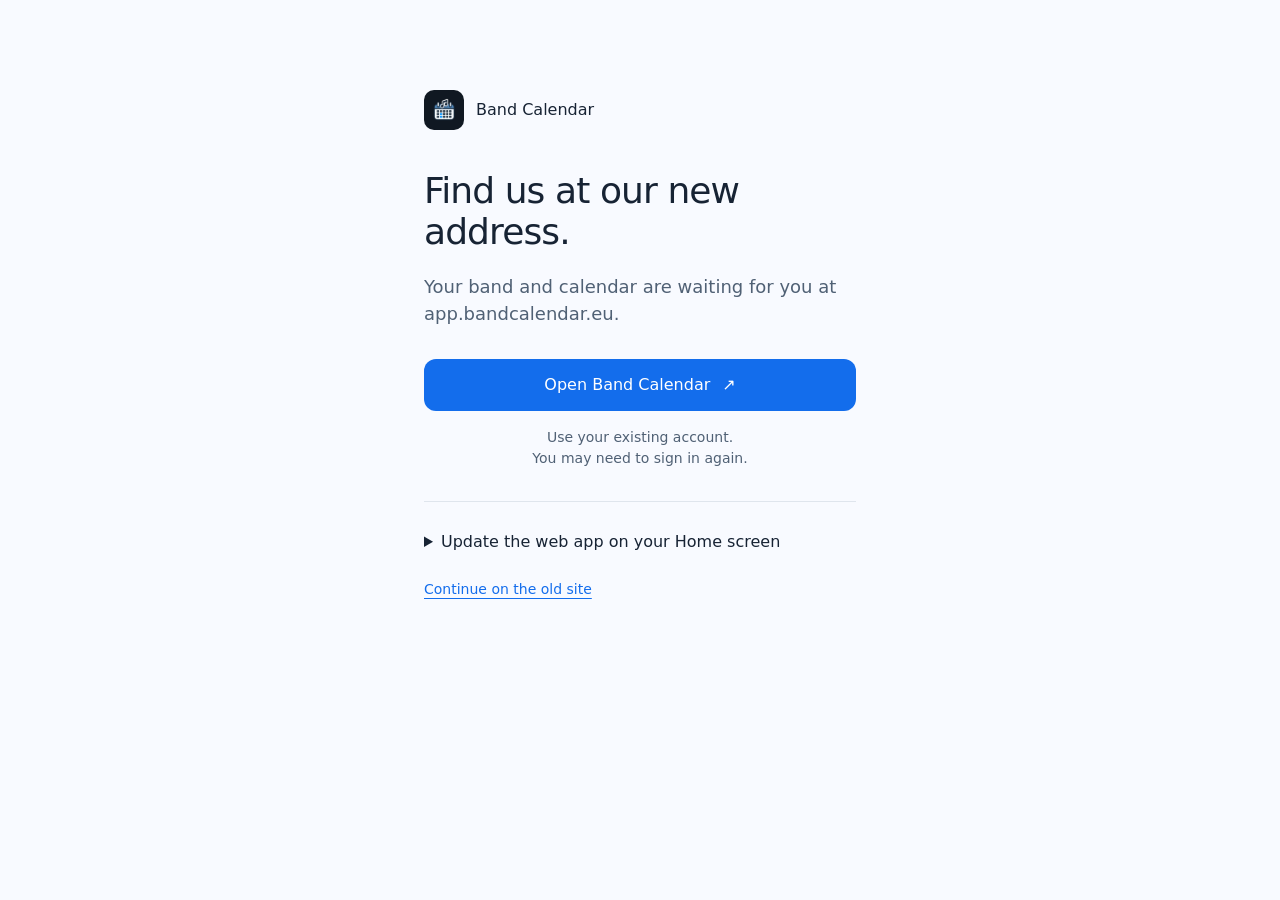
<file: index.html>
<!DOCTYPE html>
<html lang="it">
<head>
  <meta charset="utf-8">
  <meta name="viewport" content="width=device-width, initial-scale=1">
  <meta name="referrer" content="no-referrer">
  <meta name="theme-color" content="#101822">
  <meta name="robots" content="noindex">
  <title>Band Calendar — Nuovo indirizzo</title>
  <link rel="icon" href="favicon.png">
  <link rel="apple-touch-icon" href="icons/band-calendar-pwa-night-192.png">
  <link rel="manifest" href="manifest.json">
  <link rel="stylesheet" href="transfer.css">
  <script src="transfer.js" defer></script>
</head>
<body>
  <main>
    <header><img src="icons/band-calendar-pwa-night-192.png" alt="" width="40" height="40"><span>Band Calendar</span></header>
    <h1 data-copy="title">Ci trovi al nuovo indirizzo.</h1>
    <p class="lead" data-copy="intro">La tua band e il tuo calendario ti aspettano su <strong>app.bandcalendar.eu</strong>.</p>
    <a class="primary" href="https://app.bandcalendar.eu/" rel="noreferrer" data-copy="open">Apri Band Calendar <span aria-hidden="true">↗</span></a>
    <p class="account" data-copy="account">Usa il tuo account di sempre.<br>Potrebbe essere necessario accedere di nuovo.</p>
    <section class="help" aria-label="Web app">
      <details><summary data-copy="installTitle">Aggiorna la web app sulla Home</summary><p data-copy="installBody">Apri app.bandcalendar.eu nel browser e aggiungi il nuovo indirizzo alla schermata Home.</p></details>
      <a class="continue" id="continue-legacy" href="app-legacy.html" data-copy="continue">Continua dal vecchio sito</a>
    </section>
    <noscript><p>JavaScript è necessario per usare Band Calendar. I link delle email restano disponibili aprendo <a href="app-legacy.html">la versione precedente</a>.</p></noscript>
  </main>
</body>
</html>
</file>
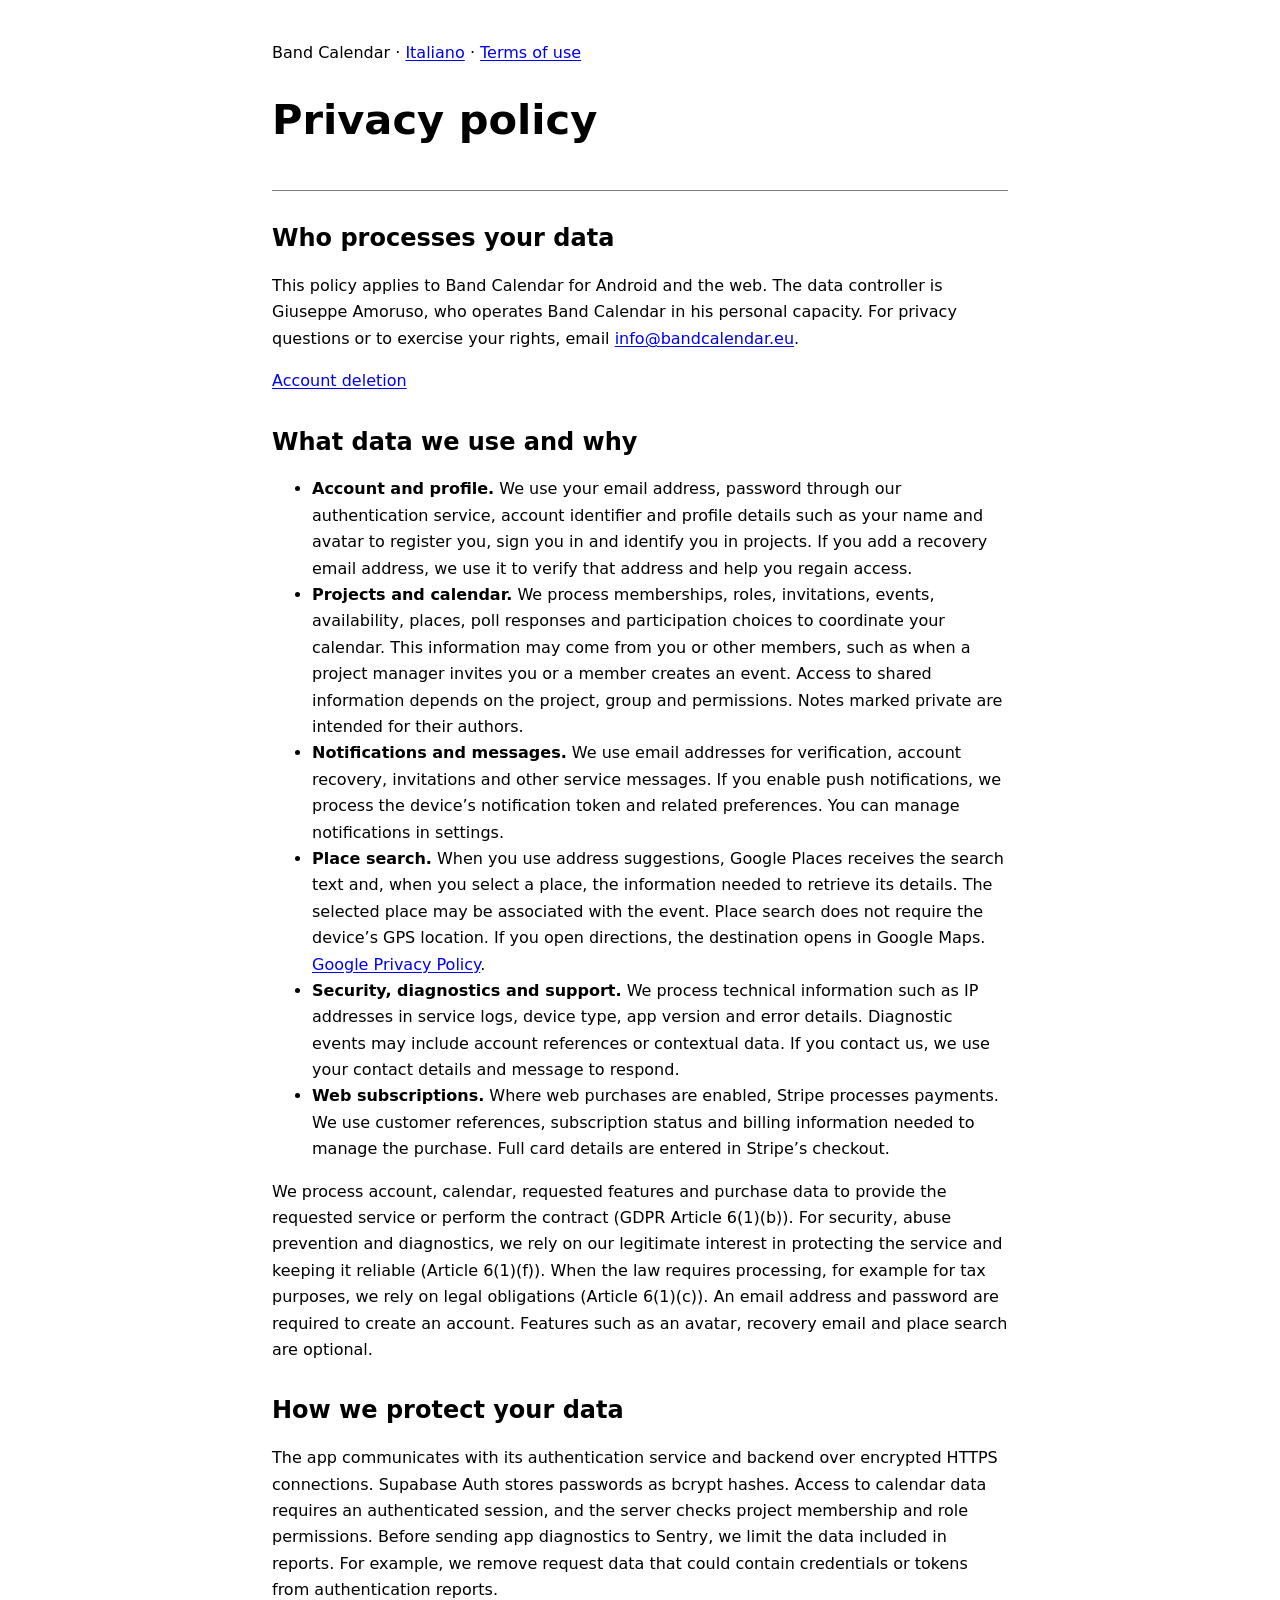
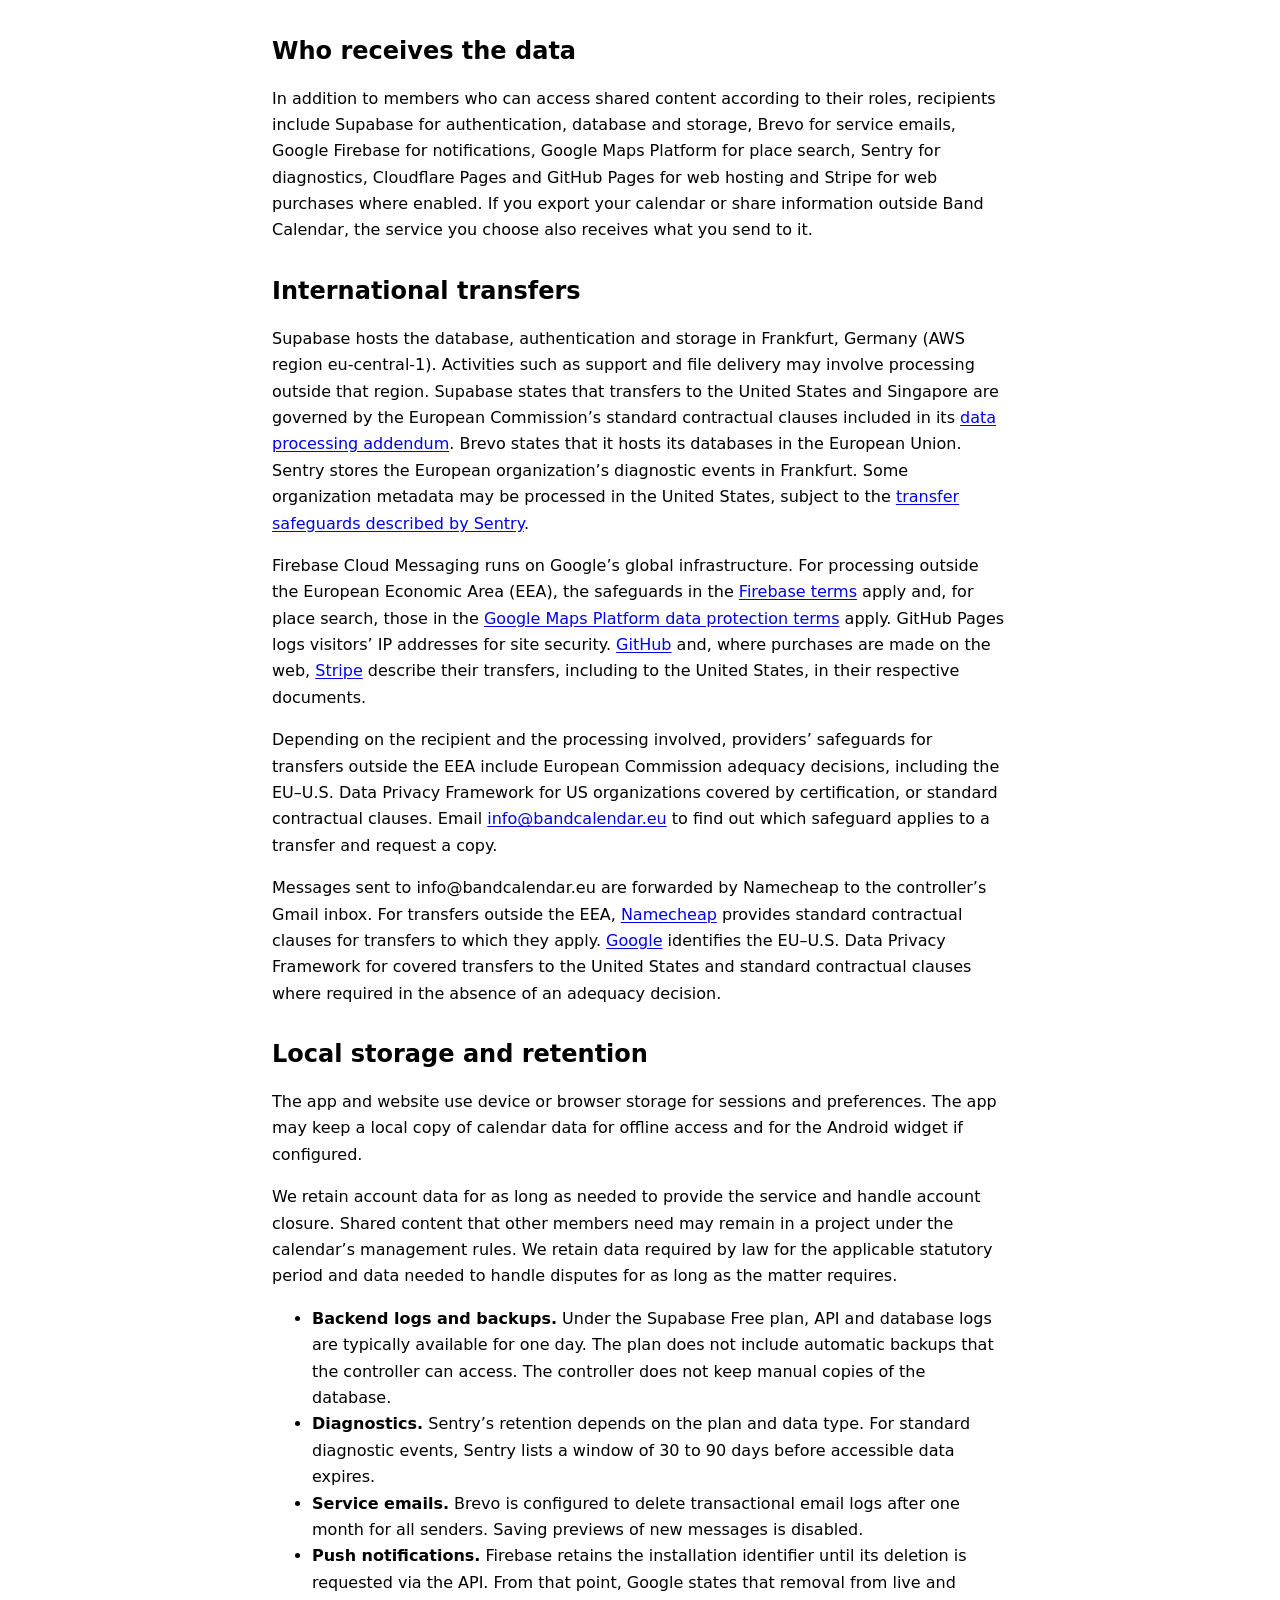
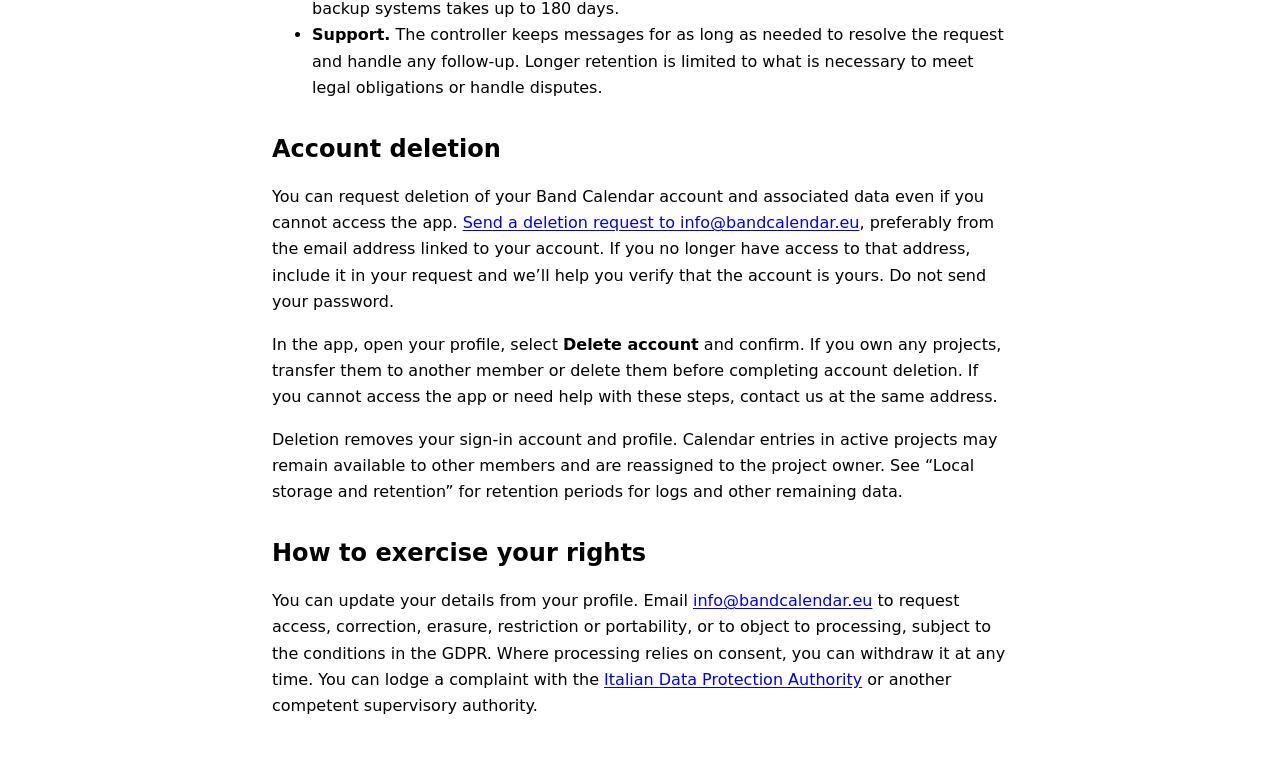
<file: legal/en/privacy.html>
<!doctype html>
<html lang="en">
<head>
  <meta charset="utf-8">
  <meta name="viewport" content="width=device-width, initial-scale=1">
  <meta name="referrer" content="no-referrer">
  <title>Privacy policy | Band Calendar</title>
  <link rel="stylesheet" href="../legal.css">
</head>
<body>
  <header>
    <p>Band Calendar · <a href="../it/privacy.html" lang="it" hreflang="it">Italiano</a> · <a href="terms.html">Terms of use</a></p>
    <h1>Privacy policy</h1>
  </header>
  <main>
    <h2>Who processes your data</h2>
    <p>This policy applies to Band Calendar for Android and the web. The data controller is Giuseppe Amoruso, who operates Band Calendar in his personal capacity. For privacy questions or to exercise your rights, email <a href="mailto:info@bandcalendar.eu">info@bandcalendar.eu</a>.</p>
    <p><a href="#account-deletion">Account deletion</a></p>

    <h2>What data we use and why</h2>
    <ul>
      <li><strong>Account and profile.</strong> We use your email address, password through our authentication service, account identifier and profile details such as your name and avatar to register you, sign you in and identify you in projects. If you add a recovery email address, we use it to verify that address and help you regain access.</li>
      <li><strong>Projects and calendar.</strong> We process memberships, roles, invitations, events, availability, places, poll responses and participation choices to coordinate your calendar. This information may come from you or other members, such as when a project manager invites you or a member creates an event. Access to shared information depends on the project, group and permissions. Notes marked private are intended for their authors.</li>
      <li><strong>Notifications and messages.</strong> We use email addresses for verification, account recovery, invitations and other service messages. If you enable push notifications, we process the device’s notification token and related preferences. You can manage notifications in settings.</li>
      <li><strong>Place search.</strong> When you use address suggestions, Google Places receives the search text and, when you select a place, the information needed to retrieve its details. The selected place may be associated with the event. Place search does not require the device’s GPS location. If you open directions, the destination opens in Google Maps. <a href="https://policies.google.com/privacy?hl=en">Google Privacy Policy</a>.</li>
      <li><strong>Security, diagnostics and support.</strong> We process technical information such as IP addresses in service logs, device type, app version and error details. Diagnostic events may include account references or contextual data. If you contact us, we use your contact details and message to respond.</li>
      <li><strong>Web subscriptions.</strong> Where web purchases are enabled, Stripe processes payments. We use customer references, subscription status and billing information needed to manage the purchase. Full card details are entered in Stripe’s checkout.</li>
    </ul>
    <p>We process account, calendar, requested features and purchase data to provide the requested service or perform the contract (GDPR Article 6(1)(b)). For security, abuse prevention and diagnostics, we rely on our legitimate interest in protecting the service and keeping it reliable (Article 6(1)(f)). When the law requires processing, for example for tax purposes, we rely on legal obligations (Article 6(1)(c)). An email address and password are required to create an account. Features such as an avatar, recovery email and place search are optional.</p>

    <h2>How we protect your data</h2>
    <p>The app communicates with its authentication service and backend over encrypted HTTPS connections. Supabase Auth stores passwords as bcrypt hashes. Access to calendar data requires an authenticated session, and the server checks project membership and role permissions. Before sending app diagnostics to Sentry, we limit the data included in reports. For example, we remove request data that could contain credentials or tokens from authentication reports.</p>

    <h2>Who receives the data</h2>
    <p>In addition to members who can access shared content according to their roles, recipients include Supabase for authentication, database and storage, Brevo for service emails, Google Firebase for notifications, Google Maps Platform for place search, Sentry for diagnostics, Cloudflare Pages and GitHub Pages for web hosting and Stripe for web purchases where enabled. If you export your calendar or share information outside Band Calendar, the service you choose also receives what you send to it.</p>
    <h2>International transfers</h2>
    <p>Supabase hosts the database, authentication and storage in Frankfurt, Germany (AWS region eu-central-1). Activities such as support and file delivery may involve processing outside that region. Supabase states that transfers to the United States and Singapore are governed by the European Commission’s standard contractual clauses included in its <a href="https://supabase.com/legal/customer-resources/data-processing-addendum">data processing addendum</a>. Brevo states that it hosts its databases in the European Union. Sentry stores the European organization’s diagnostic events in Frankfurt. Some organization metadata may be processed in the United States, subject to the <a href="https://sentry.io/trust/">transfer safeguards described by Sentry</a>.</p>
    <p>Firebase Cloud Messaging runs on Google’s global infrastructure. For processing outside the European Economic Area (EEA), the safeguards in the <a href="https://firebase.google.com/terms/data-processing-terms">Firebase terms</a> apply and, for place search, those in the <a href="https://cloud.google.com/maps-platform/terms/maps-controller-terms">Google Maps Platform data protection terms</a> apply. GitHub Pages logs visitors’ IP addresses for site security. <a href="https://docs.github.com/en/site-policy/privacy-policies/github-general-privacy-statement#international-data-transfers">GitHub</a> and, where purchases are made on the web, <a href="https://stripe.com/legal/dta">Stripe</a> describe their transfers, including to the United States, in their respective documents.</p>
    <p>Depending on the recipient and the processing involved, providers’ safeguards for transfers outside the EEA include European Commission adequacy decisions, including the EU–U.S. Data Privacy Framework for US organizations covered by certification, or standard contractual clauses. Email <a href="mailto:info@bandcalendar.eu">info@bandcalendar.eu</a> to find out which safeguard applies to a transfer and request a copy.</p>
    <p>Messages sent to info@bandcalendar.eu are forwarded by Namecheap to the controller’s Gmail inbox. For transfers outside the EEA, <a href="https://www.namecheap.com/legal/universal/data-processing-addendum/">Namecheap</a> provides standard contractual clauses for transfers to which they apply. <a href="https://policies.google.com/privacy/frameworks?hl=en">Google</a> identifies the EU–U.S. Data Privacy Framework for covered transfers to the United States and standard contractual clauses where required in the absence of an adequacy decision.</p>

    <h2>Local storage and retention</h2>
    <p>The app and website use device or browser storage for sessions and preferences. The app may keep a local copy of calendar data for offline access and for the Android widget if configured.</p>
    <p>We retain account data for as long as needed to provide the service and handle account closure. Shared content that other members need may remain in a project under the calendar’s management rules. We retain data required by law for the applicable statutory period and data needed to handle disputes for as long as the matter requires.</p>
    <ul>
      <li><strong>Backend logs and backups.</strong> Under the Supabase Free plan, API and database logs are typically available for one day. The plan does not include automatic backups that the controller can access. The controller does not keep manual copies of the database.</li>
      <li><strong>Diagnostics.</strong> Sentry’s retention depends on the plan and data type. For standard diagnostic events, Sentry lists a window of 30 to 90 days before accessible data expires.</li>
      <li><strong>Service emails.</strong> Brevo is configured to delete transactional email logs after one month for all senders. Saving previews of new messages is disabled.</li>
      <li><strong>Push notifications.</strong> Firebase retains the installation identifier until its deletion is requested via the API. From that point, Google states that removal from live and backup systems takes up to 180 days.</li>
      <li><strong>Support.</strong> The controller keeps messages for as long as needed to resolve the request and handle any follow-up. Longer retention is limited to what is necessary to meet legal obligations or handle disputes.</li>
    </ul>

    <h2 id="account-deletion">Account deletion</h2>
    <p>You can request deletion of your Band Calendar account and associated data even if you cannot access the app. <a href="mailto:info@bandcalendar.eu?subject=Band%20Calendar%20-%20Account%20deletion">Send a deletion request to info@bandcalendar.eu</a>, preferably from the email address linked to your account. If you no longer have access to that address, include it in your request and we’ll help you verify that the account is yours. Do not send your password.</p>
    <p>In the app, open your profile, select <strong>Delete account</strong> and confirm. If you own any projects, transfer them to another member or delete them before completing account deletion. If you cannot access the app or need help with these steps, contact us at the same address.</p>
    <p>Deletion removes your sign-in account and profile. Calendar entries in active projects may remain available to other members and are reassigned to the project owner. See “Local storage and retention” for retention periods for logs and other remaining data.</p>

    <h2>How to exercise your rights</h2>
    <p>You can update your details from your profile. Email <a href="mailto:info@bandcalendar.eu">info@bandcalendar.eu</a> to request access, correction, erasure, restriction or portability, or to object to processing, subject to the conditions in the GDPR. Where processing relies on consent, you can withdraw it at any time. You can lodge a complaint with the <a href="https://www.garanteprivacy.it/">Italian Data Protection Authority</a> or another competent supervisory authority.</p>
  </main>
</body>
</html>
</file>
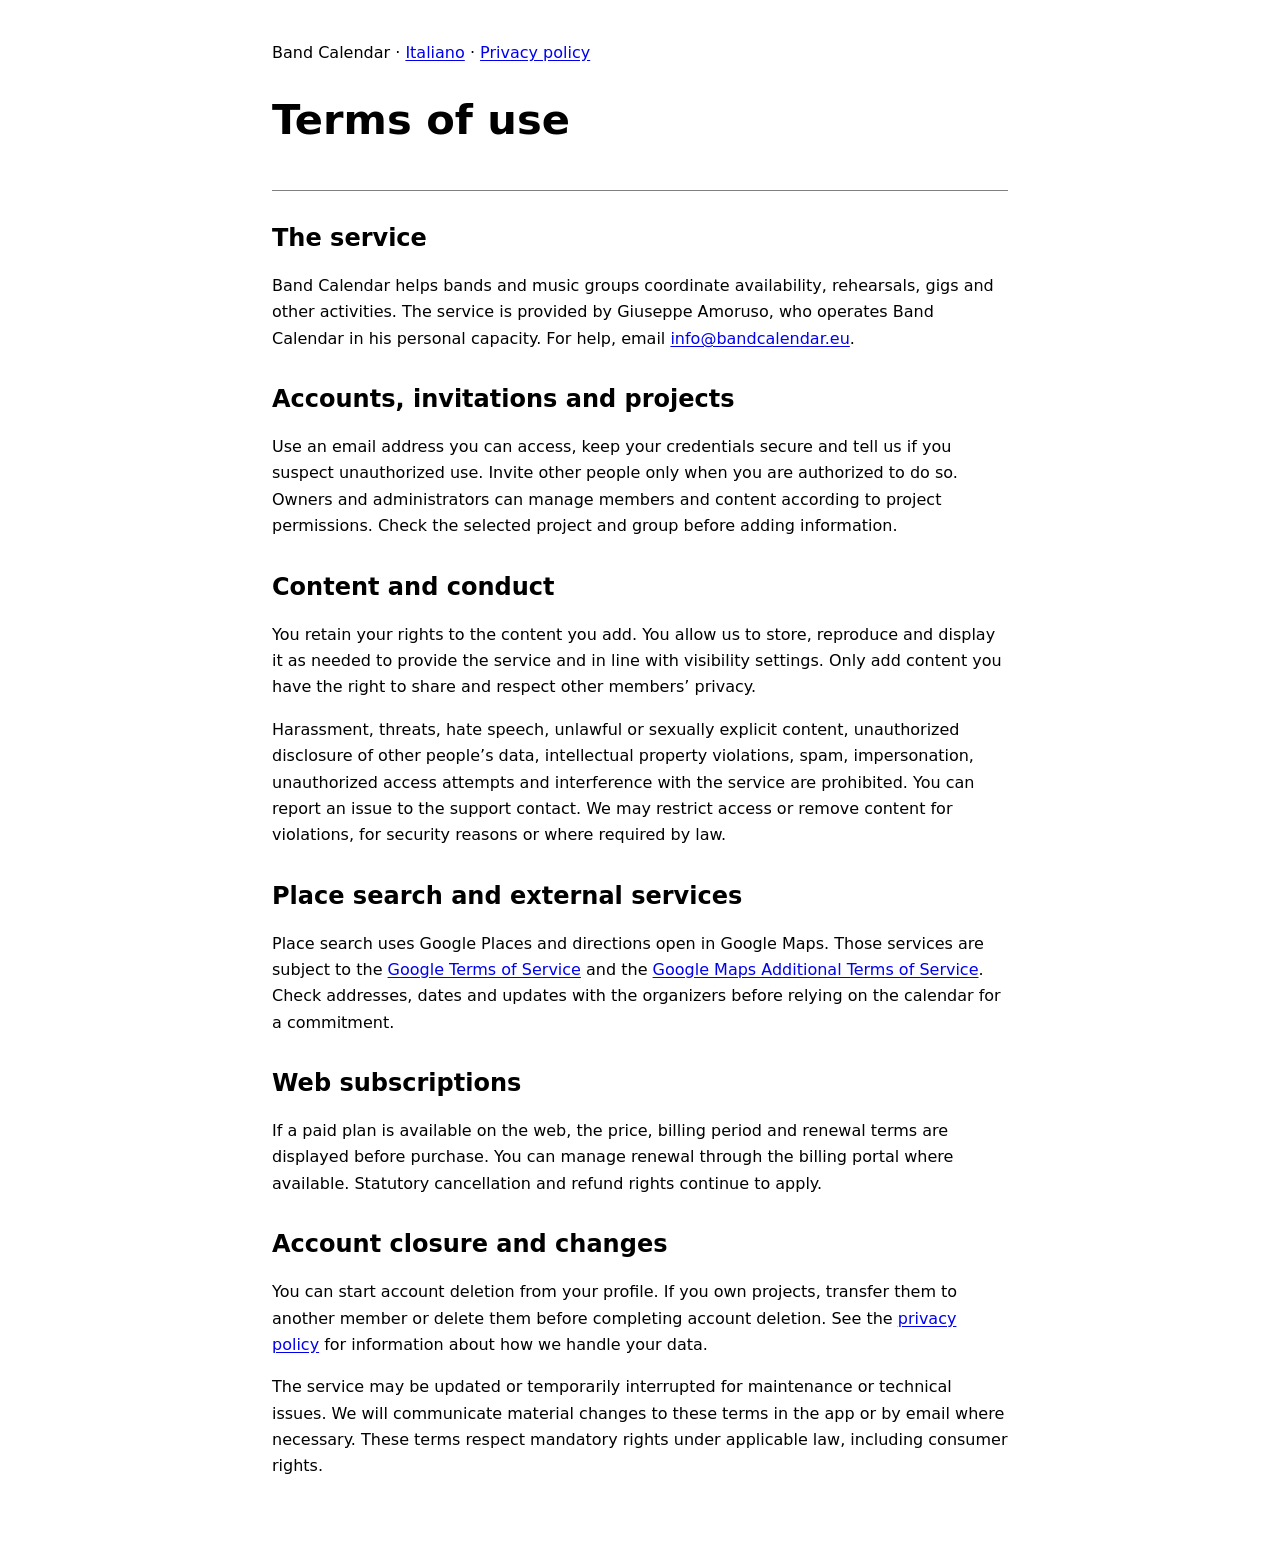
<file: legal/en/terms.html>
<!doctype html>
<html lang="en">
<head>
  <meta charset="utf-8">
  <meta name="viewport" content="width=device-width, initial-scale=1">
  <meta name="referrer" content="no-referrer">
  <title>Terms of use | Band Calendar</title>
  <link rel="stylesheet" href="../legal.css">
</head>
<body>
  <header>
    <p>Band Calendar · <a href="../it/terms.html" lang="it" hreflang="it">Italiano</a> · <a href="privacy.html">Privacy policy</a></p>
    <h1>Terms of use</h1>
  </header>
  <main>
    <h2>The service</h2>
    <p>Band Calendar helps bands and music groups coordinate availability, rehearsals, gigs and other activities. The service is provided by Giuseppe Amoruso, who operates Band Calendar in his personal capacity. For help, email <a href="mailto:info@bandcalendar.eu">info@bandcalendar.eu</a>.</p>

    <h2>Accounts, invitations and projects</h2>
    <p>Use an email address you can access, keep your credentials secure and tell us if you suspect unauthorized use. Invite other people only when you are authorized to do so. Owners and administrators can manage members and content according to project permissions. Check the selected project and group before adding information.</p>

    <h2>Content and conduct</h2>
    <p>You retain your rights to the content you add. You allow us to store, reproduce and display it as needed to provide the service and in line with visibility settings. Only add content you have the right to share and respect other members’ privacy.</p>
    <p>Harassment, threats, hate speech, unlawful or sexually explicit content, unauthorized disclosure of other people’s data, intellectual property violations, spam, impersonation, unauthorized access attempts and interference with the service are prohibited. You can report an issue to the support contact. We may restrict access or remove content for violations, for security reasons or where required by law.</p>

    <h2>Place search and external services</h2>
    <p>Place search uses Google Places and directions open in Google Maps. Those services are subject to the <a href="https://policies.google.com/terms?hl=en">Google Terms of Service</a> and the <a href="https://www.google.com/help/terms_maps/?hl=en">Google Maps Additional Terms of Service</a>. Check addresses, dates and updates with the organizers before relying on the calendar for a commitment.</p>

    <h2>Web subscriptions</h2>
    <p>If a paid plan is available on the web, the price, billing period and renewal terms are displayed before purchase. You can manage renewal through the billing portal where available. Statutory cancellation and refund rights continue to apply.</p>

    <h2>Account closure and changes</h2>
    <p>You can start account deletion from your profile. If you own projects, transfer them to another member or delete them before completing account deletion. See the <a href="privacy.html">privacy policy</a> for information about how we handle your data.</p>
    <p>The service may be updated or temporarily interrupted for maintenance or technical issues. We will communicate material changes to these terms in the app or by email where necessary. These terms respect mandatory rights under applicable law, including consumer rights.</p>
  </main>
</body>
</html>
</file>
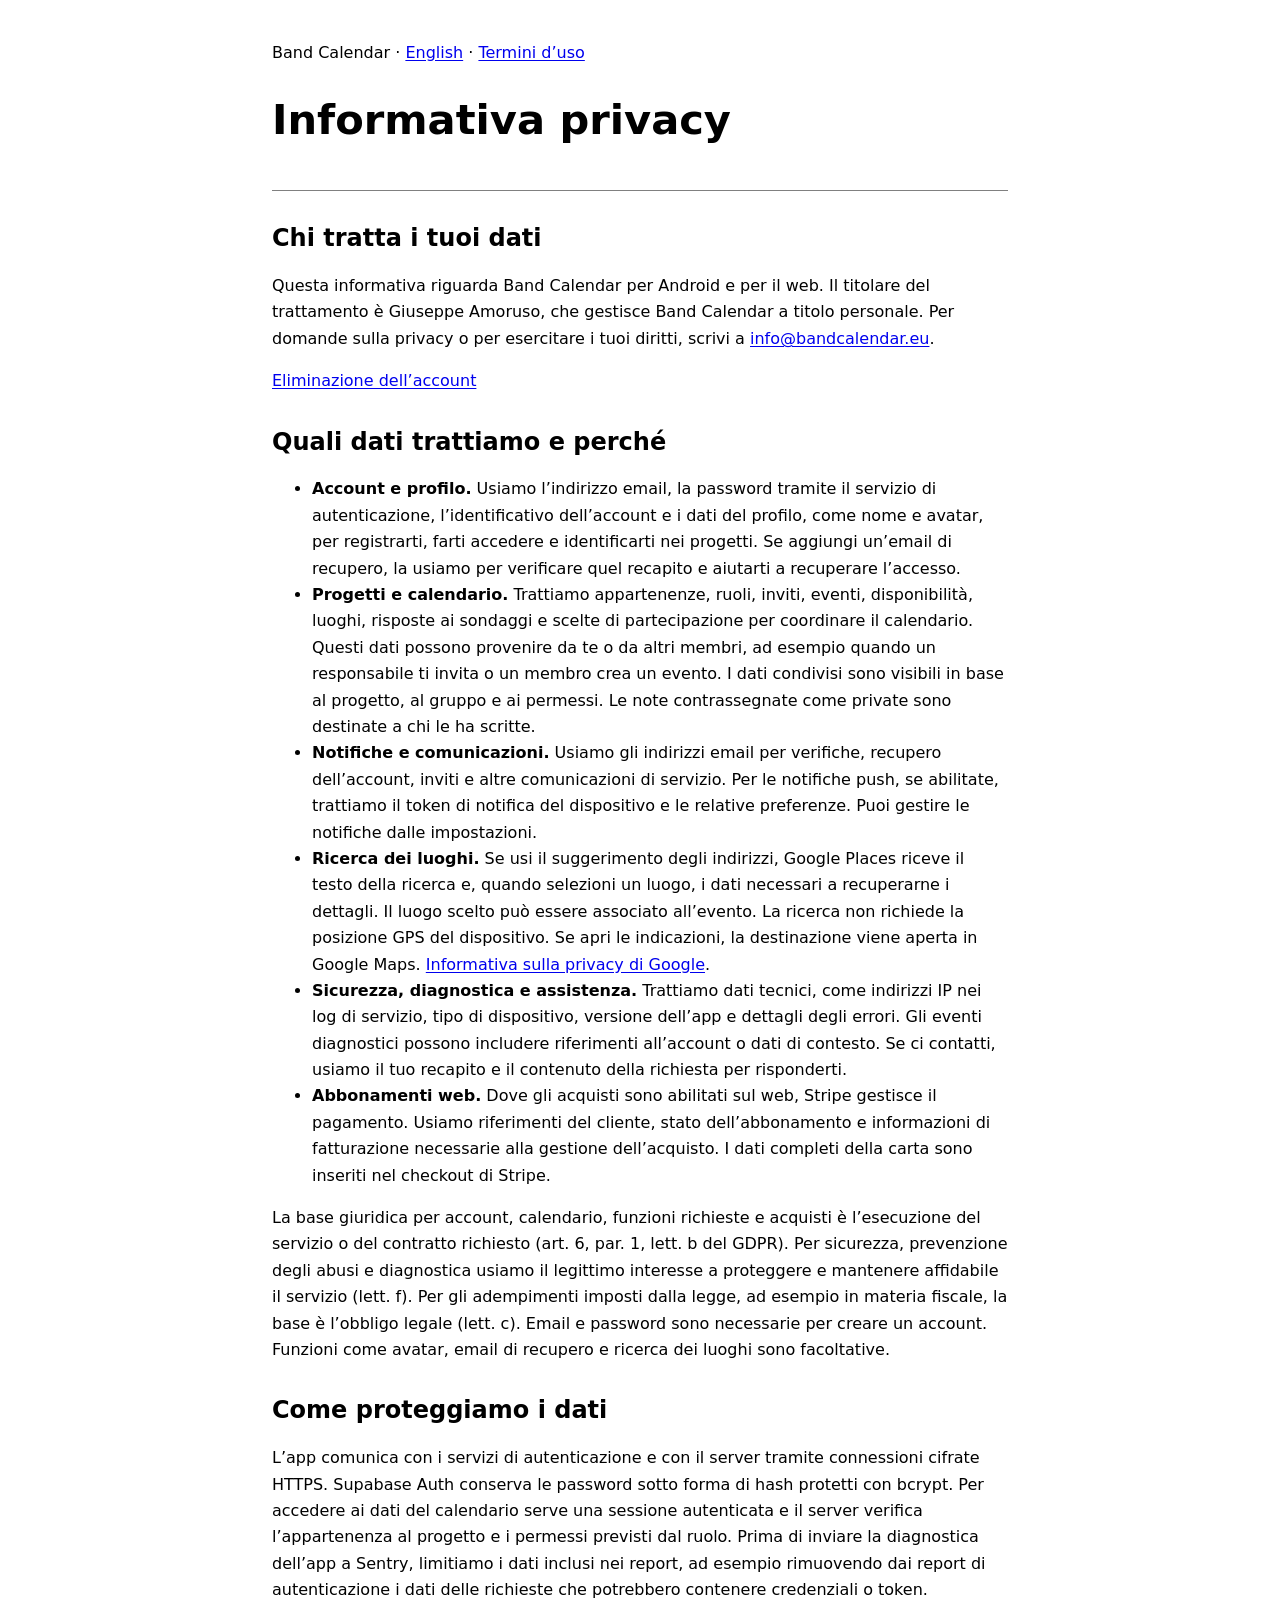
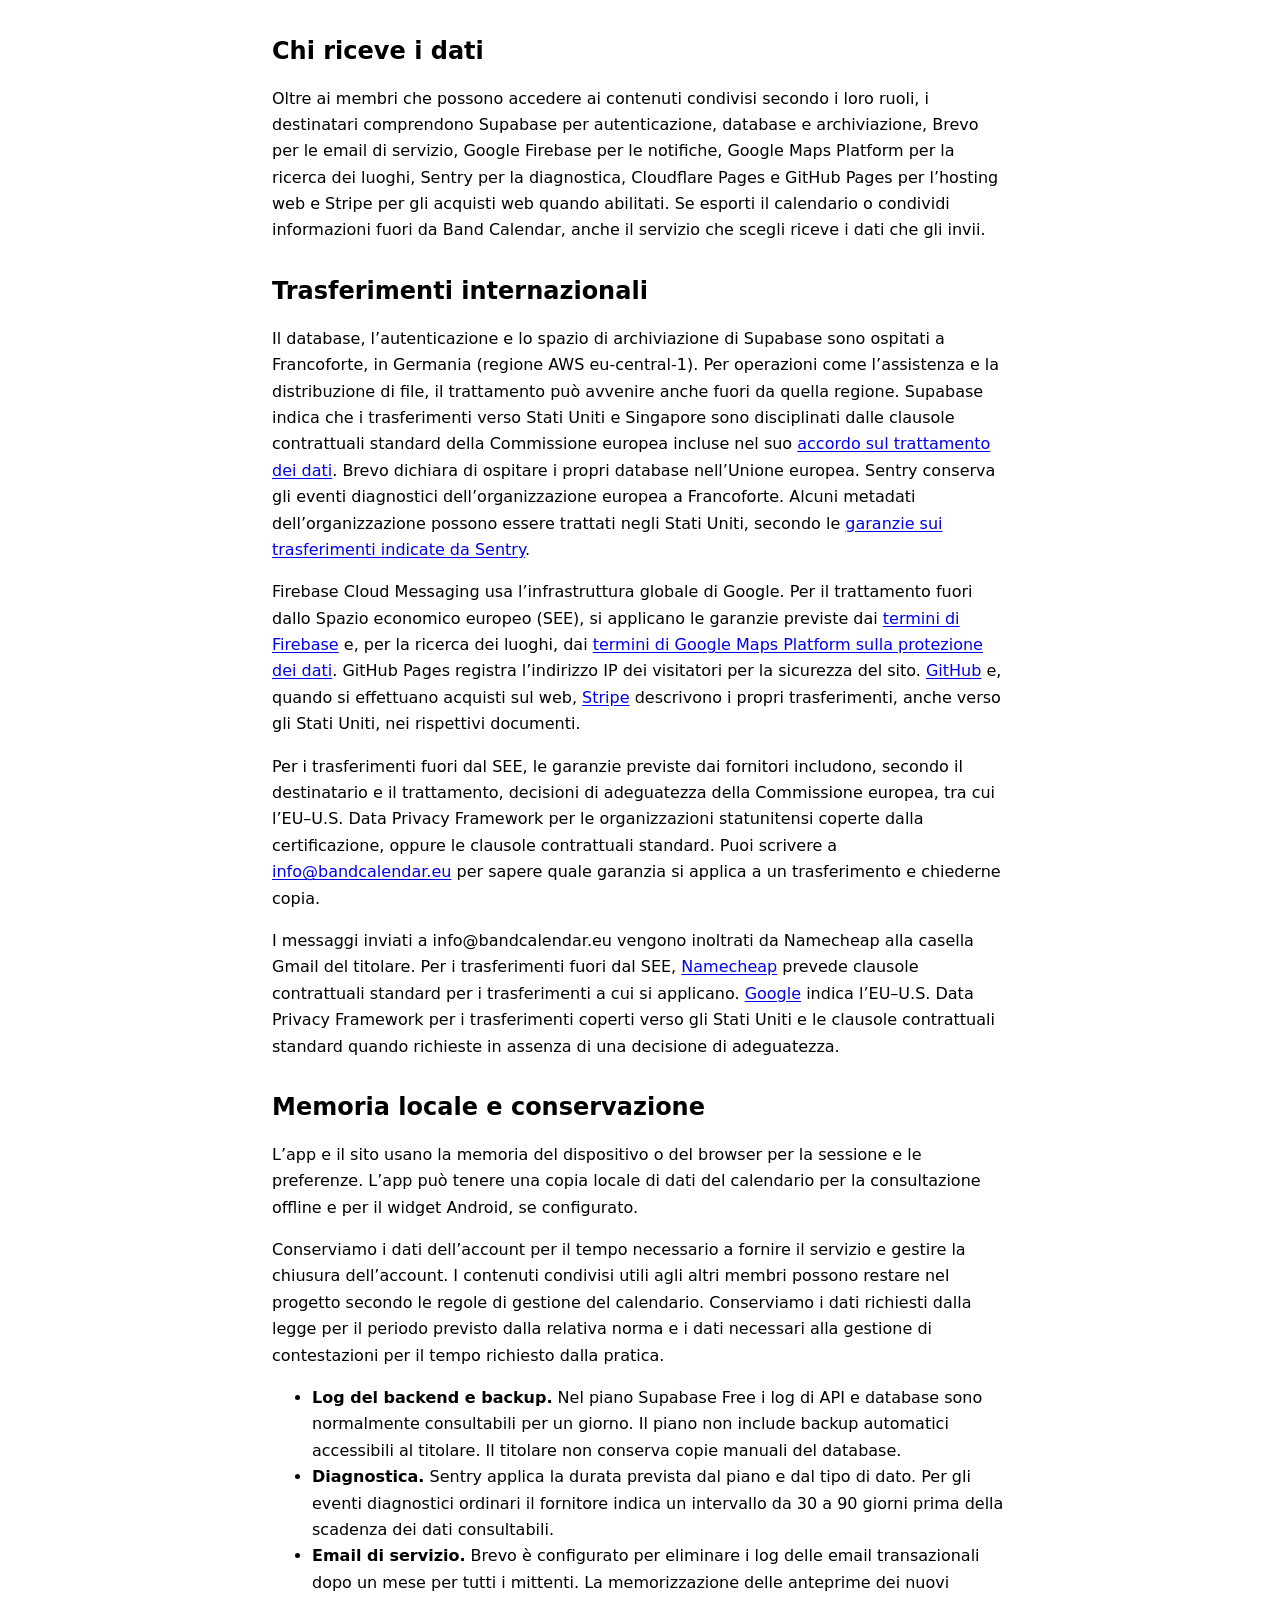
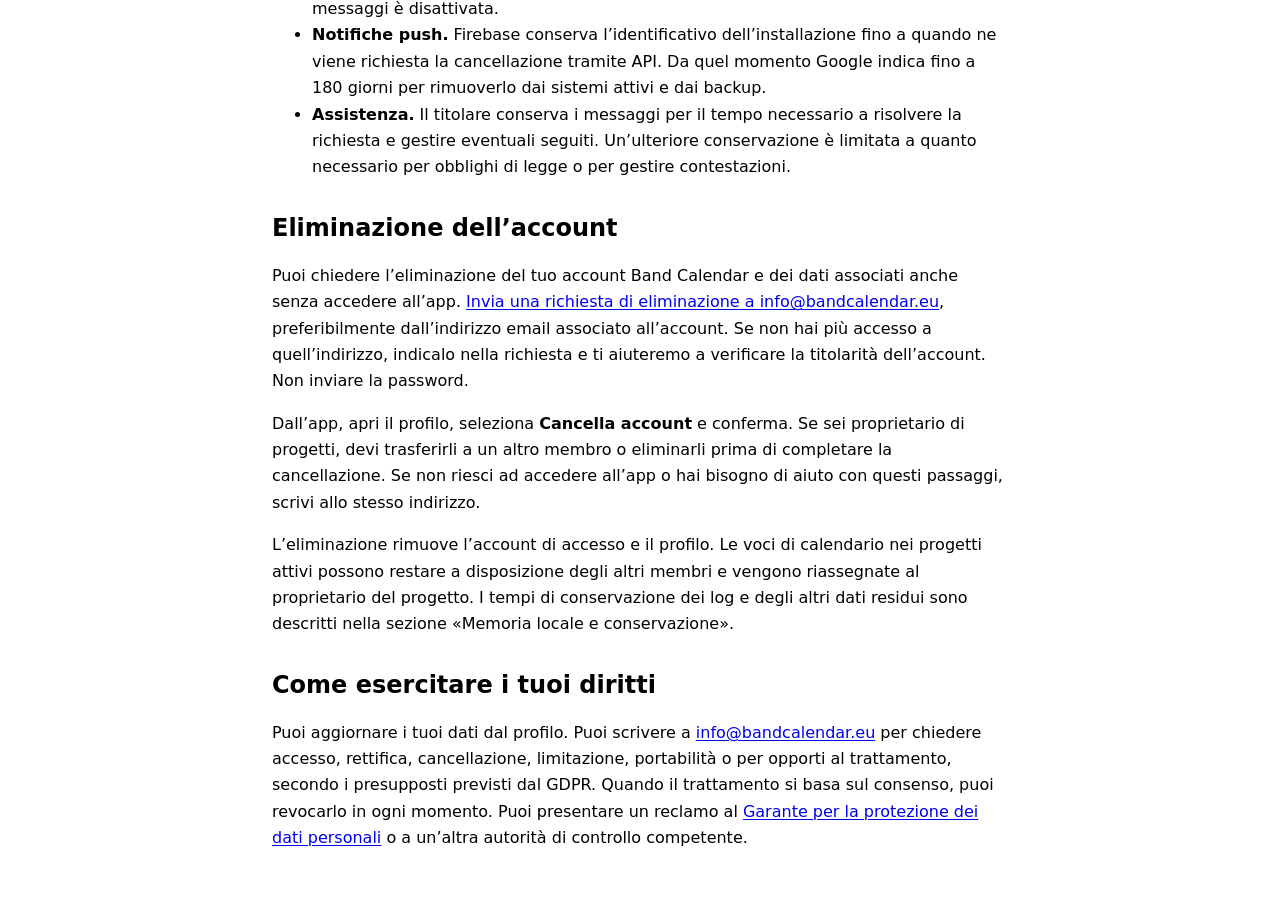
<file: legal/it/privacy.html>
<!doctype html>
<html lang="it">
<head>
  <meta charset="utf-8">
  <meta name="viewport" content="width=device-width, initial-scale=1">
  <meta name="referrer" content="no-referrer">
  <title>Informativa privacy | Band Calendar</title>
  <link rel="stylesheet" href="../legal.css">
</head>
<body>
  <header>
    <p>Band Calendar · <a href="../en/privacy.html" lang="en" hreflang="en">English</a> · <a href="terms.html">Termini d’uso</a></p>
    <h1>Informativa privacy</h1>
  </header>
  <main>
    <h2>Chi tratta i tuoi dati</h2>
    <p>Questa informativa riguarda Band Calendar per Android e per il web. Il titolare del trattamento è Giuseppe Amoruso, che gestisce Band Calendar a titolo personale. Per domande sulla privacy o per esercitare i tuoi diritti, scrivi a <a href="mailto:info@bandcalendar.eu">info@bandcalendar.eu</a>.</p>
    <p><a href="#account-deletion">Eliminazione dell’account</a></p>

    <h2>Quali dati trattiamo e perché</h2>
    <ul>
      <li><strong>Account e profilo.</strong> Usiamo l’indirizzo email, la password tramite il servizio di autenticazione, l’identificativo dell’account e i dati del profilo, come nome e avatar, per registrarti, farti accedere e identificarti nei progetti. Se aggiungi un’email di recupero, la usiamo per verificare quel recapito e aiutarti a recuperare l’accesso.</li>
      <li><strong>Progetti e calendario.</strong> Trattiamo appartenenze, ruoli, inviti, eventi, disponibilità, luoghi, risposte ai sondaggi e scelte di partecipazione per coordinare il calendario. Questi dati possono provenire da te o da altri membri, ad esempio quando un responsabile ti invita o un membro crea un evento. I dati condivisi sono visibili in base al progetto, al gruppo e ai permessi. Le note contrassegnate come private sono destinate a chi le ha scritte.</li>
      <li><strong>Notifiche e comunicazioni.</strong> Usiamo gli indirizzi email per verifiche, recupero dell’account, inviti e altre comunicazioni di servizio. Per le notifiche push, se abilitate, trattiamo il token di notifica del dispositivo e le relative preferenze. Puoi gestire le notifiche dalle impostazioni.</li>
      <li><strong>Ricerca dei luoghi.</strong> Se usi il suggerimento degli indirizzi, Google Places riceve il testo della ricerca e, quando selezioni un luogo, i dati necessari a recuperarne i dettagli. Il luogo scelto può essere associato all’evento. La ricerca non richiede la posizione GPS del dispositivo. Se apri le indicazioni, la destinazione viene aperta in Google Maps. <a href="https://policies.google.com/privacy?hl=it">Informativa sulla privacy di Google</a>.</li>
      <li><strong>Sicurezza, diagnostica e assistenza.</strong> Trattiamo dati tecnici, come indirizzi IP nei log di servizio, tipo di dispositivo, versione dell’app e dettagli degli errori. Gli eventi diagnostici possono includere riferimenti all’account o dati di contesto. Se ci contatti, usiamo il tuo recapito e il contenuto della richiesta per risponderti.</li>
      <li><strong>Abbonamenti web.</strong> Dove gli acquisti sono abilitati sul web, Stripe gestisce il pagamento. Usiamo riferimenti del cliente, stato dell’abbonamento e informazioni di fatturazione necessarie alla gestione dell’acquisto. I dati completi della carta sono inseriti nel checkout di Stripe.</li>
    </ul>
    <p>La base giuridica per account, calendario, funzioni richieste e acquisti è l’esecuzione del servizio o del contratto richiesto (art. 6, par. 1, lett. b del GDPR). Per sicurezza, prevenzione degli abusi e diagnostica usiamo il legittimo interesse a proteggere e mantenere affidabile il servizio (lett. f). Per gli adempimenti imposti dalla legge, ad esempio in materia fiscale, la base è l’obbligo legale (lett. c). Email e password sono necessarie per creare un account. Funzioni come avatar, email di recupero e ricerca dei luoghi sono facoltative.</p>

    <h2>Come proteggiamo i dati</h2>
    <p>L’app comunica con i servizi di autenticazione e con il server tramite connessioni cifrate HTTPS. Supabase Auth conserva le password sotto forma di hash protetti con bcrypt. Per accedere ai dati del calendario serve una sessione autenticata e il server verifica l’appartenenza al progetto e i permessi previsti dal ruolo. Prima di inviare la diagnostica dell’app a Sentry, limitiamo i dati inclusi nei report, ad esempio rimuovendo dai report di autenticazione i dati delle richieste che potrebbero contenere credenziali o token.</p>

    <h2>Chi riceve i dati</h2>
    <p>Oltre ai membri che possono accedere ai contenuti condivisi secondo i loro ruoli, i destinatari comprendono Supabase per autenticazione, database e archiviazione, Brevo per le email di servizio, Google Firebase per le notifiche, Google Maps Platform per la ricerca dei luoghi, Sentry per la diagnostica, Cloudflare Pages e GitHub Pages per l’hosting web e Stripe per gli acquisti web quando abilitati. Se esporti il calendario o condividi informazioni fuori da Band Calendar, anche il servizio che scegli riceve i dati che gli invii.</p>
    <h2>Trasferimenti internazionali</h2>
    <p>Il database, l’autenticazione e lo spazio di archiviazione di Supabase sono ospitati a Francoforte, in Germania (regione AWS eu-central-1). Per operazioni come l’assistenza e la distribuzione di file, il trattamento può avvenire anche fuori da quella regione. Supabase indica che i trasferimenti verso Stati Uniti e Singapore sono disciplinati dalle clausole contrattuali standard della Commissione europea incluse nel suo <a href="https://supabase.com/legal/customer-resources/data-processing-addendum">accordo sul trattamento dei dati</a>. Brevo dichiara di ospitare i propri database nell’Unione europea. Sentry conserva gli eventi diagnostici dell’organizzazione europea a Francoforte. Alcuni metadati dell’organizzazione possono essere trattati negli Stati Uniti, secondo le <a href="https://sentry.io/trust/">garanzie sui trasferimenti indicate da Sentry</a>.</p>
    <p>Firebase Cloud Messaging usa l’infrastruttura globale di Google. Per il trattamento fuori dallo Spazio economico europeo (SEE), si applicano le garanzie previste dai <a href="https://firebase.google.com/terms/data-processing-terms">termini di Firebase</a> e, per la ricerca dei luoghi, dai <a href="https://cloud.google.com/maps-platform/terms/maps-controller-terms">termini di Google Maps Platform sulla protezione dei dati</a>. GitHub Pages registra l’indirizzo IP dei visitatori per la sicurezza del sito. <a href="https://docs.github.com/en/site-policy/privacy-policies/github-general-privacy-statement#international-data-transfers">GitHub</a> e, quando si effettuano acquisti sul web, <a href="https://stripe.com/legal/dta">Stripe</a> descrivono i propri trasferimenti, anche verso gli Stati Uniti, nei rispettivi documenti.</p>
    <p>Per i trasferimenti fuori dal SEE, le garanzie previste dai fornitori includono, secondo il destinatario e il trattamento, decisioni di adeguatezza della Commissione europea, tra cui l’EU–U.S. Data Privacy Framework per le organizzazioni statunitensi coperte dalla certificazione, oppure le clausole contrattuali standard. Puoi scrivere a <a href="mailto:info@bandcalendar.eu">info@bandcalendar.eu</a> per sapere quale garanzia si applica a un trasferimento e chiederne copia.</p>
    <p>I messaggi inviati a info@bandcalendar.eu vengono inoltrati da Namecheap alla casella Gmail del titolare. Per i trasferimenti fuori dal SEE, <a href="https://www.namecheap.com/legal/universal/data-processing-addendum/">Namecheap</a> prevede clausole contrattuali standard per i trasferimenti a cui si applicano. <a href="https://policies.google.com/privacy/frameworks?hl=it">Google</a> indica l’EU–U.S. Data Privacy Framework per i trasferimenti coperti verso gli Stati Uniti e le clausole contrattuali standard quando richieste in assenza di una decisione di adeguatezza.</p>

    <h2>Memoria locale e conservazione</h2>
    <p>L’app e il sito usano la memoria del dispositivo o del browser per la sessione e le preferenze. L’app può tenere una copia locale di dati del calendario per la consultazione offline e per il widget Android, se configurato.</p>
    <p>Conserviamo i dati dell’account per il tempo necessario a fornire il servizio e gestire la chiusura dell’account. I contenuti condivisi utili agli altri membri possono restare nel progetto secondo le regole di gestione del calendario. Conserviamo i dati richiesti dalla legge per il periodo previsto dalla relativa norma e i dati necessari alla gestione di contestazioni per il tempo richiesto dalla pratica.</p>
    <ul>
      <li><strong>Log del backend e backup.</strong> Nel piano Supabase Free i log di API e database sono normalmente consultabili per un giorno. Il piano non include backup automatici accessibili al titolare. Il titolare non conserva copie manuali del database.</li>
      <li><strong>Diagnostica.</strong> Sentry applica la durata prevista dal piano e dal tipo di dato. Per gli eventi diagnostici ordinari il fornitore indica un intervallo da 30 a 90 giorni prima della scadenza dei dati consultabili.</li>
      <li><strong>Email di servizio.</strong> Brevo è configurato per eliminare i log delle email transazionali dopo un mese per tutti i mittenti. La memorizzazione delle anteprime dei nuovi messaggi è disattivata.</li>
      <li><strong>Notifiche push.</strong> Firebase conserva l’identificativo dell’installazione fino a quando ne viene richiesta la cancellazione tramite API. Da quel momento Google indica fino a 180 giorni per rimuoverlo dai sistemi attivi e dai backup.</li>
      <li><strong>Assistenza.</strong> Il titolare conserva i messaggi per il tempo necessario a risolvere la richiesta e gestire eventuali seguiti. Un’ulteriore conservazione è limitata a quanto necessario per obblighi di legge o per gestire contestazioni.</li>
    </ul>

    <h2 id="account-deletion">Eliminazione dell’account</h2>
    <p>Puoi chiedere l’eliminazione del tuo account Band Calendar e dei dati associati anche senza accedere all’app. <a href="mailto:info@bandcalendar.eu?subject=Band%20Calendar%20-%20Eliminazione%20dell%27account">Invia una richiesta di eliminazione a info@bandcalendar.eu</a>, preferibilmente dall’indirizzo email associato all’account. Se non hai più accesso a quell’indirizzo, indicalo nella richiesta e ti aiuteremo a verificare la titolarità dell’account. Non inviare la password.</p>
    <p>Dall’app, apri il profilo, seleziona <strong>Cancella account</strong> e conferma. Se sei proprietario di progetti, devi trasferirli a un altro membro o eliminarli prima di completare la cancellazione. Se non riesci ad accedere all’app o hai bisogno di aiuto con questi passaggi, scrivi allo stesso indirizzo.</p>
    <p>L’eliminazione rimuove l’account di accesso e il profilo. Le voci di calendario nei progetti attivi possono restare a disposizione degli altri membri e vengono riassegnate al proprietario del progetto. I tempi di conservazione dei log e degli altri dati residui sono descritti nella sezione «Memoria locale e conservazione».</p>

    <h2>Come esercitare i tuoi diritti</h2>
    <p>Puoi aggiornare i tuoi dati dal profilo. Puoi scrivere a <a href="mailto:info@bandcalendar.eu">info@bandcalendar.eu</a> per chiedere accesso, rettifica, cancellazione, limitazione, portabilità o per opporti al trattamento, secondo i presupposti previsti dal GDPR. Quando il trattamento si basa sul consenso, puoi revocarlo in ogni momento. Puoi presentare un reclamo al <a href="https://www.garanteprivacy.it/">Garante per la protezione dei dati personali</a> o a un’altra autorità di controllo competente.</p>
  </main>
</body>
</html>
</file>
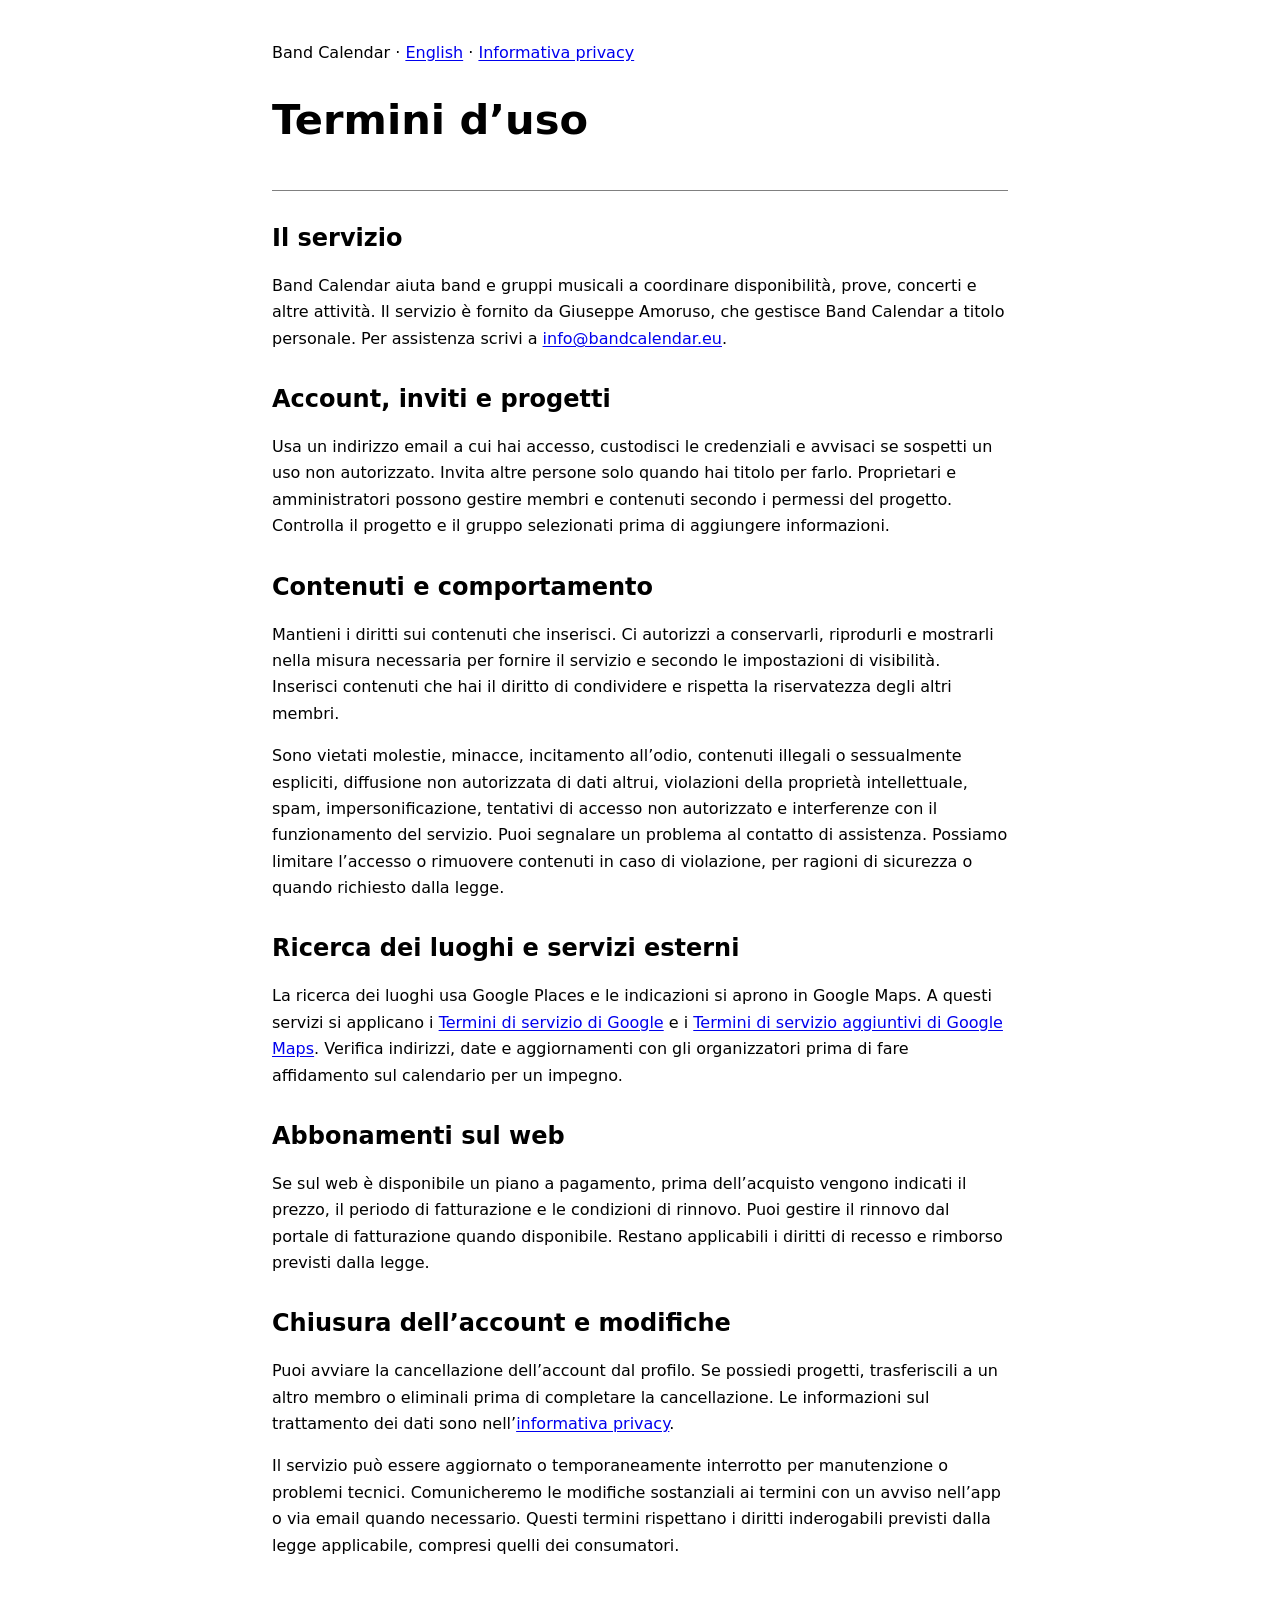
<file: legal/it/terms.html>
<!doctype html>
<html lang="it">
<head>
  <meta charset="utf-8">
  <meta name="viewport" content="width=device-width, initial-scale=1">
  <meta name="referrer" content="no-referrer">
  <title>Termini d’uso | Band Calendar</title>
  <link rel="stylesheet" href="../legal.css">
</head>
<body>
  <header>
    <p>Band Calendar · <a href="../en/terms.html" lang="en" hreflang="en">English</a> · <a href="privacy.html">Informativa privacy</a></p>
    <h1>Termini d’uso</h1>
  </header>
  <main>
    <h2>Il servizio</h2>
    <p>Band Calendar aiuta band e gruppi musicali a coordinare disponibilità, prove, concerti e altre attività. Il servizio è fornito da Giuseppe Amoruso, che gestisce Band Calendar a titolo personale. Per assistenza scrivi a <a href="mailto:info@bandcalendar.eu">info@bandcalendar.eu</a>.</p>

    <h2>Account, inviti e progetti</h2>
    <p>Usa un indirizzo email a cui hai accesso, custodisci le credenziali e avvisaci se sospetti un uso non autorizzato. Invita altre persone solo quando hai titolo per farlo. Proprietari e amministratori possono gestire membri e contenuti secondo i permessi del progetto. Controlla il progetto e il gruppo selezionati prima di aggiungere informazioni.</p>

    <h2>Contenuti e comportamento</h2>
    <p>Mantieni i diritti sui contenuti che inserisci. Ci autorizzi a conservarli, riprodurli e mostrarli nella misura necessaria per fornire il servizio e secondo le impostazioni di visibilità. Inserisci contenuti che hai il diritto di condividere e rispetta la riservatezza degli altri membri.</p>
    <p>Sono vietati molestie, minacce, incitamento all’odio, contenuti illegali o sessualmente espliciti, diffusione non autorizzata di dati altrui, violazioni della proprietà intellettuale, spam, impersonificazione, tentativi di accesso non autorizzato e interferenze con il funzionamento del servizio. Puoi segnalare un problema al contatto di assistenza. Possiamo limitare l’accesso o rimuovere contenuti in caso di violazione, per ragioni di sicurezza o quando richiesto dalla legge.</p>

    <h2>Ricerca dei luoghi e servizi esterni</h2>
    <p>La ricerca dei luoghi usa Google Places e le indicazioni si aprono in Google Maps. A questi servizi si applicano i <a href="https://policies.google.com/terms?hl=it">Termini di servizio di Google</a> e i <a href="https://www.google.com/help/terms_maps/?hl=it">Termini di servizio aggiuntivi di Google Maps</a>. Verifica indirizzi, date e aggiornamenti con gli organizzatori prima di fare affidamento sul calendario per un impegno.</p>

    <h2>Abbonamenti sul web</h2>
    <p>Se sul web è disponibile un piano a pagamento, prima dell’acquisto vengono indicati il prezzo, il periodo di fatturazione e le condizioni di rinnovo. Puoi gestire il rinnovo dal portale di fatturazione quando disponibile. Restano applicabili i diritti di recesso e rimborso previsti dalla legge.</p>

    <h2>Chiusura dell’account e modifiche</h2>
    <p>Puoi avviare la cancellazione dell’account dal profilo. Se possiedi progetti, trasferiscili a un altro membro o eliminali prima di completare la cancellazione. Le informazioni sul trattamento dei dati sono nell’<a href="privacy.html">informativa privacy</a>.</p>
    <p>Il servizio può essere aggiornato o temporaneamente interrotto per manutenzione o problemi tecnici. Comunicheremo le modifiche sostanziali ai termini con un avviso nell’app o via email quando necessario. Questi termini rispettano i diritti inderogabili previsti dalla legge applicabile, compresi quelli dei consumatori.</p>
  </main>
</body>
</html>
</file>
<file: transfer.css>
:root {color-scheme:light dark;--background:#f8faff;--text:#172334;--muted:#506175;--line:#dfe5ed;--primary:#136dec;--on-primary:#fff}
* {box-sizing:border-box}
body {margin:0;background:var(--background);color:var(--text);font:16px/1.5 system-ui,-apple-system,BlinkMacSystemFont,"Segoe UI",sans-serif}
main {width:min(100%,480px);margin:0 auto;padding:clamp(40px,10vh,96px) 24px 40px;overflow-wrap:anywhere}
header {display:flex;align-items:center;gap:12px;margin-bottom:40px;font-weight:500}
header img {border-radius:10px}
h1 {font-size:clamp(28px,6vw,36px);line-height:1.15;letter-spacing:-.025em;font-weight:500;margin:0 0 20px}
p {margin:0;color:var(--muted)}
.lead {font-size:18px;margin-bottom:32px}
strong {font-weight:500}
a {color:var(--primary);text-underline-offset:4px}
.primary {display:flex;align-items:center;justify-content:center;gap:12px;min-height:52px;padding:14px 20px;background:var(--primary);color:var(--on-primary);font-weight:500;text-align:center;text-decoration:none;border-radius:12px}
.primary:hover {filter:brightness(.95)}
a:focus-visible,summary:focus-visible {outline:3px solid var(--primary);outline-offset:4px}
.account {text-align:center;font-size:14px;margin:16px 0 32px}
.help {border-top:1px solid var(--line);padding-top:16px}
summary {cursor:pointer;font-weight:500;min-height:48px;align-content:center;padding:8px 0}
details p {font-size:14px;margin:4px 0 16px}
.continue {display:inline-flex;align-items:center;min-height:48px;padding:10px 0;font-size:14px;font-weight:500}
noscript p {font-size:14px;margin-top:20px}
@media(prefers-color-scheme:dark) {:root {--background:#101720;--text:#eef3fa;--muted:#b5c1d0;--line:#354354;--primary:#90baff;--on-primary:#072e64}}
@media(max-width:360px) {main {padding:32px 20px}header {margin-bottom:32px}}
</file>
<file: legal/legal.css>
:root {
  color-scheme: light dark;
  font-family: system-ui, sans-serif;
  line-height: 1.65;
}

body {
  margin: 0 auto;
  max-width: 46rem;
  padding: 1.5rem clamp(1rem, 5vw, 3rem) 3rem;
}

header {
  border-bottom: 1px solid GrayText;
  padding-bottom: 1rem;
}

h1, h2 {
  line-height: 1.25;
}

h1 {
  font-size: clamp(1.8rem, 5vw, 2.6rem);
}

h2 {
  margin-top: 2rem;
}

a {
  text-underline-offset: 0.15em;
}

a:focus-visible {
  outline: 2px solid currentColor;
  outline-offset: 3px;
}
</file>
